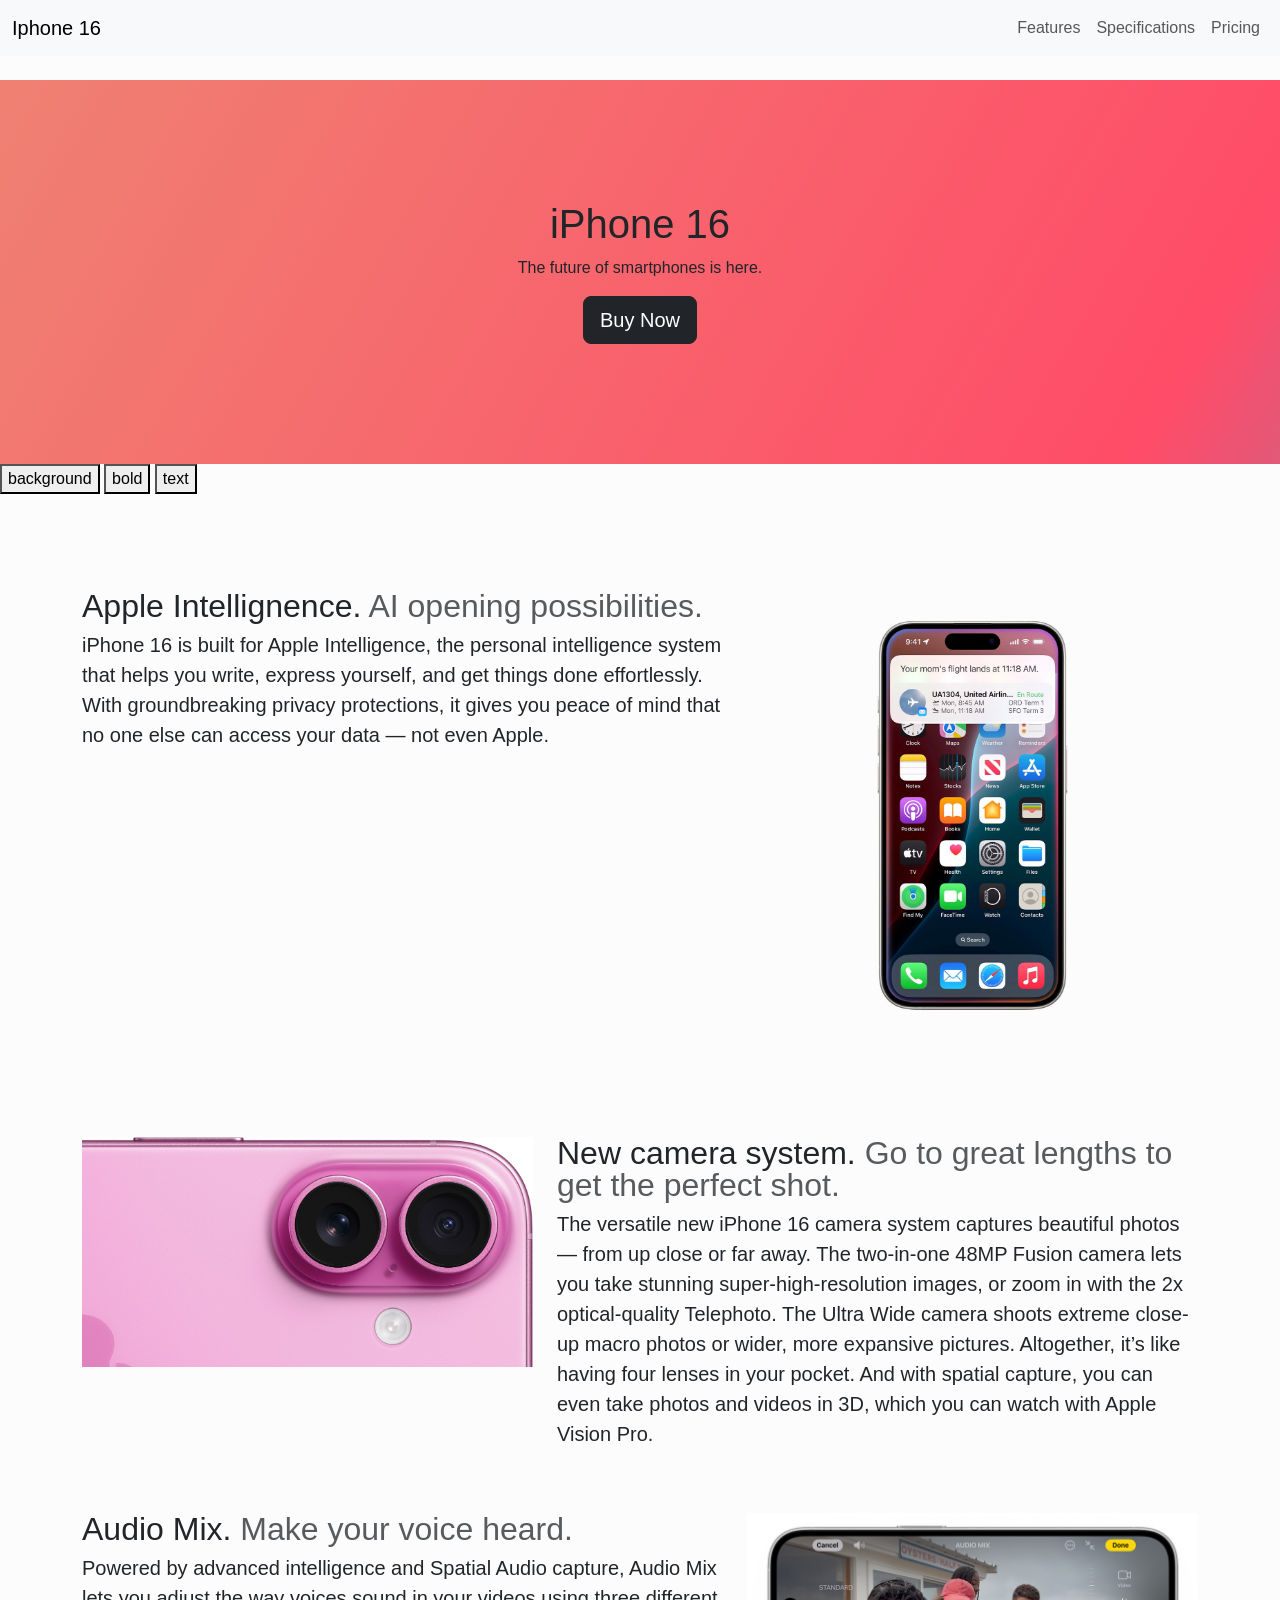
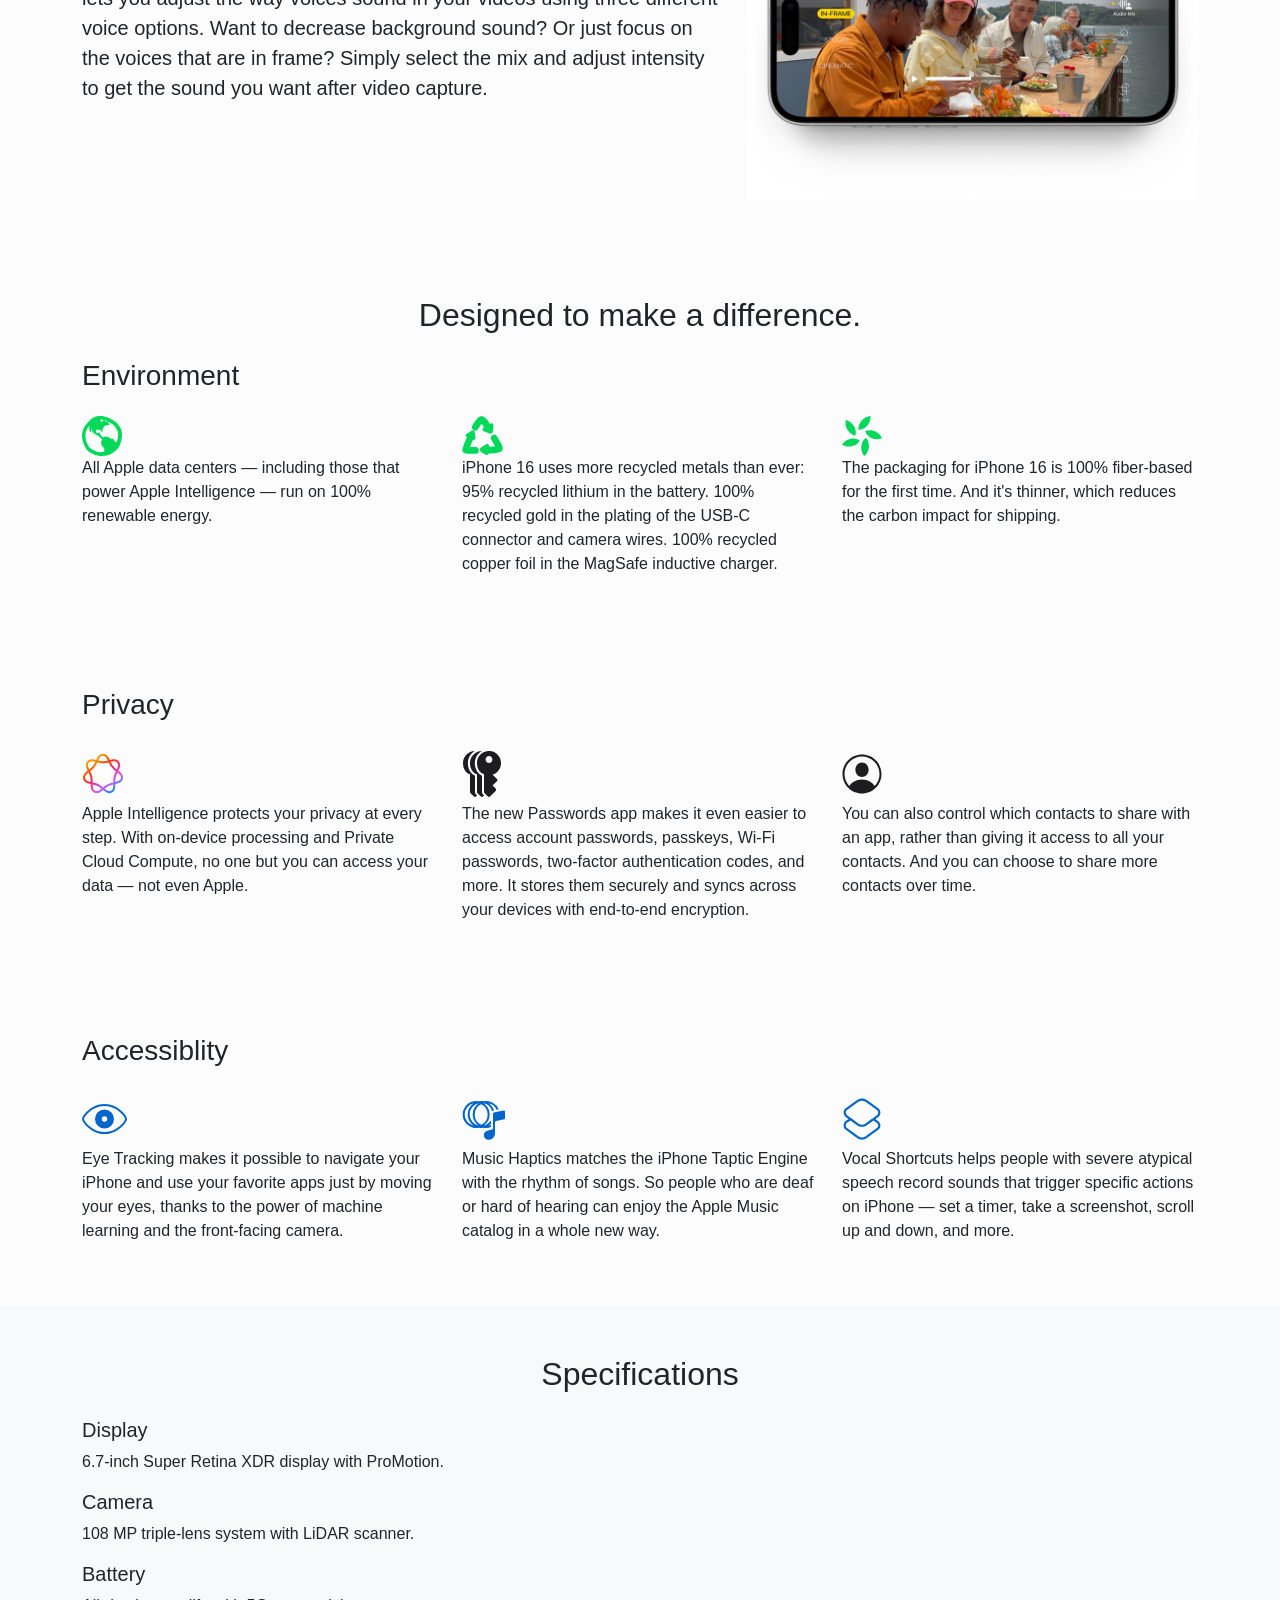
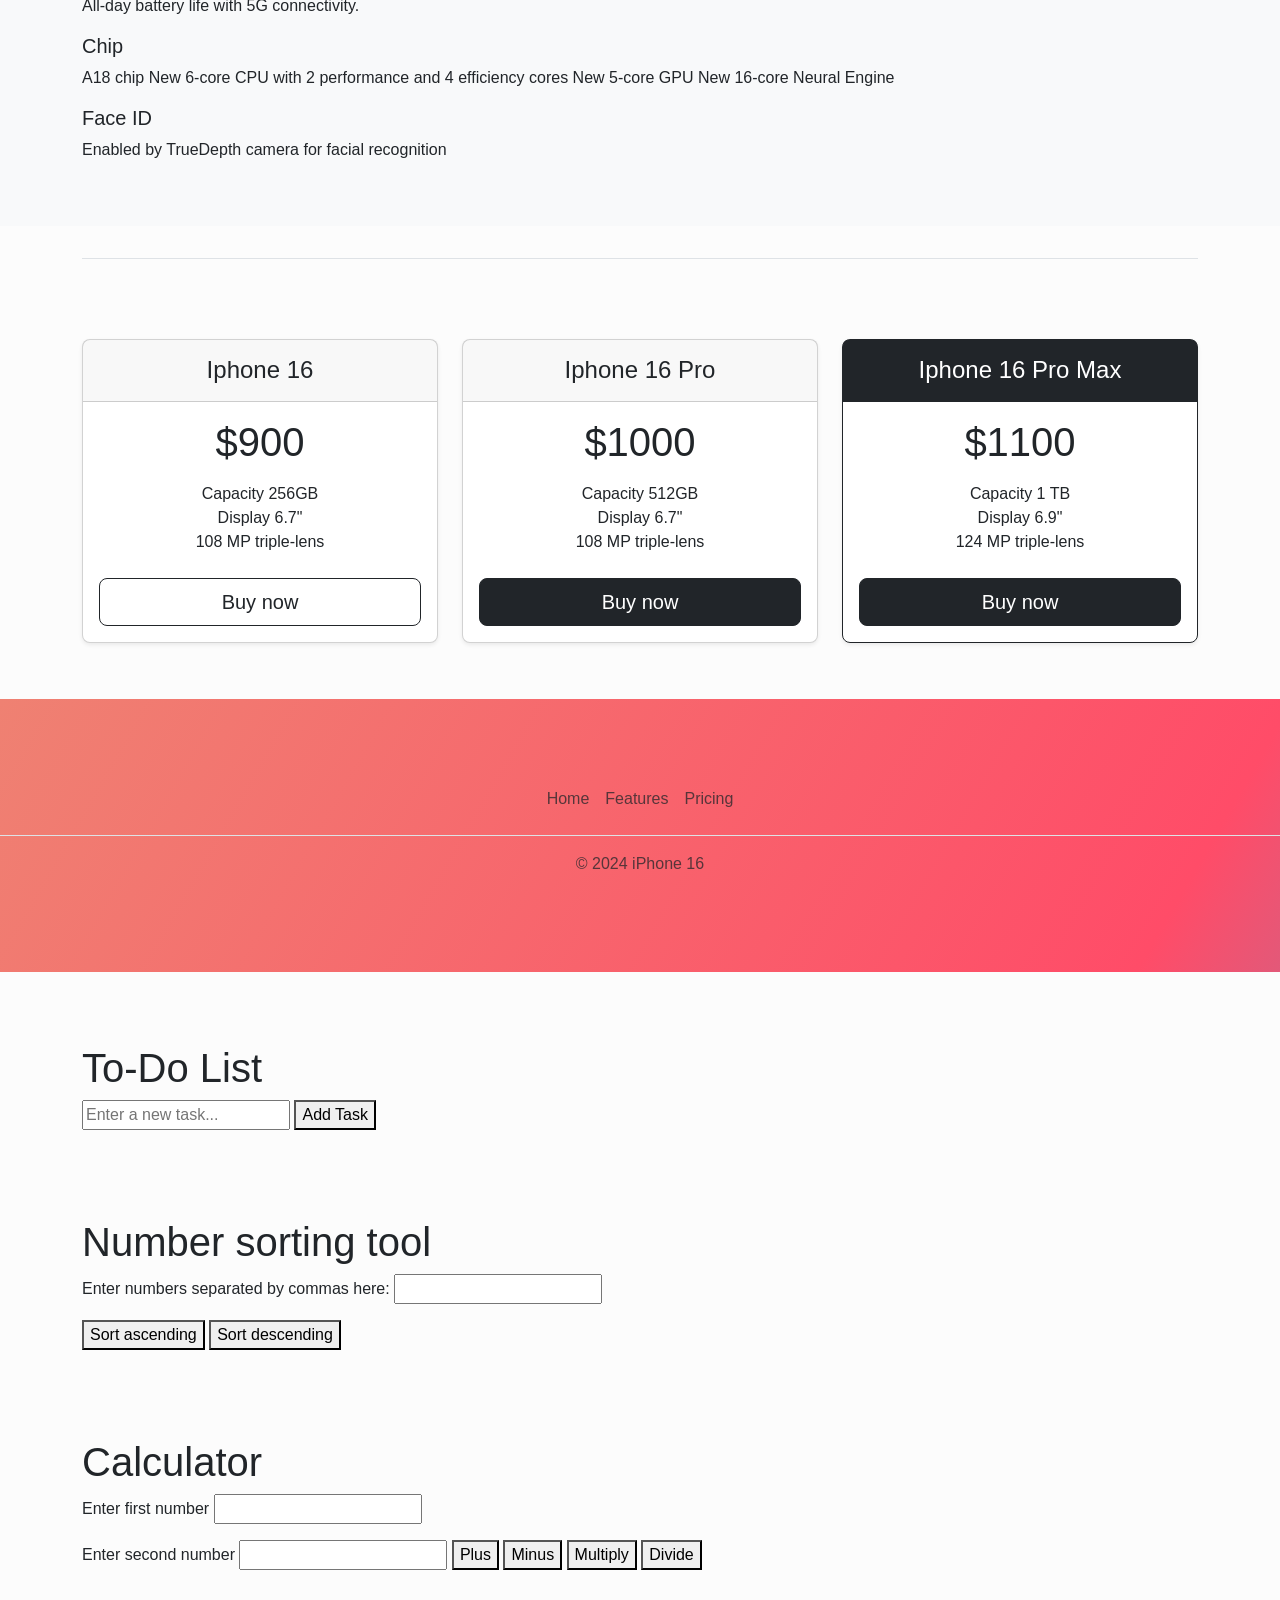
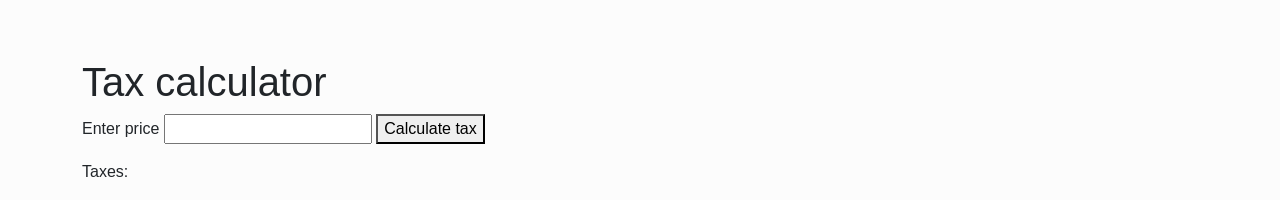
<file: portfolio2.0/index.html>
<!DOCTYPE html>
<html lang="en">
<head>
  <meta charset="UTF-8">
  <meta name="viewport" content="width=device-width, initial-scale=1.0">
  <title>iPhone 16</title>
  <link href="https://cdn.jsdelivr.net/npm/bootstrap@5.3.3/dist/css/bootstrap.min.css" rel="stylesheet" integrity="sha384-QWTKZyjpPEjISv5WaRU9OFeRpok6YctnYmDr5pNlyT2bRjXh0JMhjY6hW+ALEwIH" crossorigin="anonymous">
  <style>
    body {
      font-family: 'Helvetica Neue', sans-serif;
      background: #fcfcfc;
      
    }
    .hero {
      background: linear-gradient(300deg, #00bfff, #ff4c68, #ef8172);
      background-size: 180% 180%;
      animation: gradient-animation 18s ease infinite;
      padding: 120px 0;
      text-align: center;
    }
    .footer {
      background-color: #f8f9fa;
      padding: 40px 0;
      text-align: center;
      background: linear-gradient(300deg, #00bfff, #ff4c68, #ef8172);
      background-size: 180% 180%;
      animation: gradient-animation 18s ease infinite;
    }

    @keyframes gradient-animation {
      0% {
        background-position: 0% 50%;
      }
      50% {
        background-position: 100% 50%;
      }
      100% {
        background-position: 0% 50%;
      }
    }
  </style>
</head>

<body>


  <!-- Navbar -->    
<nav class="navbar navbar-expand-md navbar-light bg-light mb-4">
  <div class="container-fluid">
    <a class="navbar-brand" href="">Iphone 16</a>
    <button class="navbar-toggler" type="button" data-bs-toggle="collapse" data-bs-target="#navbarCollapse" aria-controls="navbarCollapse" aria-expanded="false" aria-label="Toggle navigation">
      <span class="navbar-toggler-icon"></span>
    </button>
    <div class="collapse navbar-collapse" id="navbarCollapse">
      <ul class="navbar-nav ms-auto mb-2 mb-md-0">
        <li class="nav-item">
          <a class="nav-link" href="#features-environment">Features</a>
        </li>
        <li class="nav-item">
          <a class="nav-link" href="#specs">Specifications</a>
        </li>
        <li class="nav-item">
          <a class="nav-link" href="#pricing">Pricing</a>
        </li>
      </ul>
    </div>
  </div>
</nav>
    



  <!-- Hero Section -->
  <section class="hero">
    <div class="container">
      <h1>iPhone 16</h1>
      <p id="Bold">The future of smartphones is here.</p>
      <a id="Free" href="#pricing" class="btn btn-dark btn-lg">Buy Now</a>
    </div>
  </section>

  <button onclick="changeBg()">background</button>
  <button onclick='document.getElementById("Bold").style.fontWeight="Bold"'>bold</button>
  <button onclick='document.getElementById("Free").innerHTML="Free"'>text</button>




  
  <!-- Carousel -->

  <main>
  
    <div class="container marketing py-5">
  
      <!-- START THE FEATURETTES -->
  
  
      <div class="row featurette py-5">
        <div class="col-md-7">
          <h2 class="featurette-heading fw-normal lh-1">Apple Intellignence. <span class="text-body-secondary">AI opening possibilities.</span></h2>
          <p class="lead">iPhone 16 is built for Apple Intelligence, the personal intelligence system that helps you write, express yourself, and get things done effortlessly. With groundbreaking privacy protections, it gives you peace of mind that no one else can access your data — not even Apple.</p>
        </div>
        <div class="col-md-5">
          <img src="intellij.jpg" alt="" width="500" height="500" class="featurette-image img-fluid mx-auto">
        </div>
      </div>
  

  
      <div class="row featurette py-5">
        <div class="col-md-7 order-md-2">
          <h2 class="featurette-heading fw-normal lh-1">New camera system. <span class="text-body-secondary">Go to great lengths to get the perfect shot.</span></h2>
          <p class="lead">The versatile new iPhone 16 camera system captures beautiful photos — from up close or far away. The two-in-one 48MP Fusion camera lets you take stunning super-high-resolution images, or zoom in with the 2x optical-quality Telephoto. The Ultra Wide camera shoots extreme close-up macro photos or wider, more expansive pictures. Altogether, it’s like having four lenses in your pocket. And with spatial capture, you can even take photos and videos in 3D, which you can watch with Apple Vision Pro.</p>
        </div>
        <div class="col-md-5">
          <img src="camera.jpg" alt="" width="500" height="500" class="featurette-image img-fluid mx-auto">
        </div>
      </div>

  
      <div class="row featurette">
        <div class="col-md-7">
          <h2 class="featurette-heading fw-normal lh-1">Audio Mix. <span class="text-body-secondary">Make your voice heard.</span></h2>
          <p class="lead">Powered by advanced intelligence and Spatial Audio capture, Audio Mix lets you adjust the way voices sound in your videos using three different voice options. Want to decrease background sound? Or just focus on the voices that are in frame? Simply select the mix and adjust intensity to get the sound you want after video capture.
            </p>
        </div>
        <div class="col-md-5">
          <img src="audio.jpg" alt="" width="500" height="500" class="featurette-image img-fluid mx-auto">
        </div>
      </div>
  
      <!-- /END THE FEATURETTES -->



  </main>
  
      <!-- /END THE FEATURETTES -->

    <!-- Features Section -->
    <section id="features-environment" class="py-5">
      <div class="container">
        <h2 class="text-center mb-4">Designed to make a difference.</h2>
        <h3 class="text-left mb-4">Environment</h3>
        <div class="row icons-container">
          <div class="col-md-4 feature-item">
            <img src="earth.svg" alt="">
            <p>All Apple data centers — including those that power Apple Intelligence — run on 100% renewable energy.</p>
          </div>
          <div class="col-md-4 feature-item">
            <img src="recycle.svg" alt="">
            <p>iPhone 16 uses more recycled metals than ever: 95% recycled lithium in the battery. 100% recycled gold in the plating of the USB-C connector and camera wires. 100% recycled copper foil in the MagSafe inductive charger.</p>
          </div>
          <div class="col-md-4 feature-item">
            <img src="tree.svg" alt="">
            <p>The packaging for iPhone 16 is 100% fiber-based for the first time. And it's thinner, which reduces the carbon impact for shipping.</p>
          </div>
        </div>
      </div>
    </section>

    <section id="features-privacy" class="py-5">
      <div class="container">
        <h3 class="text-left mb-4">Privacy</h3>
        <div class="row icons-container">
          <div class="col-md-4 feature-item">
            <img src="privacy1.svg" alt="">
            <p>Apple Intelligence protects your privacy at every step. With on-device processing and Private Cloud Compute, no one but you can access your data — not even Apple.</p>
          </div>
          <div class="col-md-4 feature-item">
            <img src="privacy2.svg" alt="">
            <p>The new Passwords app makes it even easier to access account passwords, passkeys, Wi-Fi passwords, two-factor authentication codes, and more. It stores them securely and syncs across your devices with end-to-end encryption.</p>
          </div>
          <div class="col-md-4 feature-item">
            <img src="privacy3.svg" alt="">
            <p>You can also control which contacts to share with an app, rather than giving it access to all your contacts. And you can choose to share more contacts over time.</p>
          </div>
        </div>
      </div>
    </section>

    <section id="features-accessiblity" class="py-5">
      <div class="container">
        <h3 class="text-left mb-4">Accessiblity</h3>
        <div class="row icons-container">
          <div class="col-md-4 feature-item">
            <img src="access1.svg" alt="">
            <p> Eye Tracking makes it possible to navigate your iPhone and use your favorite apps just by moving your eyes, thanks to the power of machine learning and the front-facing camera.</p>
          </div>
          <div class="col-md-4 feature-item">
            <img src="access2.svg" alt="">
            <p> Music Haptics matches the iPhone Taptic Engine with the rhythm of songs. So people who are deaf or hard of hearing can enjoy the Apple Music catalog in a whole new way.</p>
          </div>
          <div class="col-md-4 feature-item">
            <img src="access3.svg" alt="">
            <p> Vocal Shortcuts helps people with severe atypical speech record sounds that trigger specific actions on iPhone — set a timer, take a screenshot, scroll up and down, and more. </p>
          </div>
        </div>
      </div>
    </section>

  <!-- Specifications Section -->
  <section id="specs" class="py-5 bg-light">
    <div class="container">
      <h2 class="text-center mb-4">Specifications</h2>
      <div>
        <h5>Display</h5>
        <p>6.7-inch Super Retina XDR display with ProMotion.</p>
      </div>
      <div>
        <h5>Camera</h5>
        <p>108 MP triple-lens system with LiDAR scanner.</p>
      </div>
      <div>
        <h5>Battery</h5>
        <p>All-day battery life with 5G connectivity.</p>
      </div>
      <div>
        <h5>Chip</h5>
        <p>A18 chip
          New 6‑core CPU with 2 performance and 4 efficiency cores
          New 5‑core GPU
          New 16‑core Neural Engine</p>
      </div>
      <div>
        <h5>Face ID</h5>
        <p>Enabled by TrueDepth camera for facial recognition
        </p>
      </div>
    </div>
  </section>

  <!-- Pricing Section -->
  <section id="pricing">
    <div class="container py-3">
      <header>
        <div class="d-flex flex-column flex-md-row align-items-center pb-3 mb-4 border-bottom">
          <a href="/" class="d-flex align-items-center link-body-emphasis text-decoration-none">
            <span class="fs-4"></span>
          </a>
        </div>

        <div class="pricing-header p-3 pb-md-4 mx-auto text-center">
          <h2 class="display-4 fw-normal text-body-emphasis"></h2>
          <p class="fs-5 text-body-secondary"></p>
        </div>
      </header>

      <main>
        <div class="row row-cols-1 row-cols-md-3 mb-3 text-center">
          <div class="col">
            <div class="card mb-4 rounded-3 shadow-sm">
              <div class="card-header py-3">
                <h4 class="my-0 fw-normal">Iphone 16</h4>
              </div>
              <div class="card-body">
                <h1 class="card-title pricing-card-title">$900<small class="text-body-secondary fw-light"></small></h1>
                <ul class="list-unstyled mt-3 mb-4">
                  <li>Capacity 256GB</li>
                  <li>Display 6.7"</li>
                  <li>108 MP triple-lens</li>
                </ul>
                <button type="button" class="w-100 btn btn-lg btn-outline-dark">Buy now</button>
              </div>
            </div>
          </div>
          <div class="col">
            <div class="card mb-4 rounded-3 shadow-sm">
              <div class="card-header py-3">
                <h4 class="my-0 fw-normal">Iphone 16 Pro</h4>
              </div>
              <div class="card-body">
                <h1 class="card-title pricing-card-title">$1000<small class="text-body-secondary fw-light"></small></h1>
                <ul class="list-unstyled mt-3 mb-4">
                  <li>Capacity 512GB</li>
                  <li>Display 6.7"</li>
                  <li>108 MP triple-lens</li>
                </ul>
                <button type="button" class="w-100 btn btn-lg btn-dark">Buy now</button>
              </div>
            </div>
          </div>
          <div class="col">
            <div class="card mb-4 rounded-3 shadow-sm border-dark">
              <div class="card-header py-3 text-bg-dark border-dark">
                <h4 class="my-0 fw-normal">Iphone 16 Pro Max</h4>
              </div>
              <div class="card-body">
                <h1 class="card-title pricing-card-title">$1100<small class="text-body-secondary fw-light"></small></h1>
                <ul class="list-unstyled mt-3 mb-4">
                  <li>Capacity 1 TB</li>
                  <li>Display 6.9"</li>
                  <li>124 MP triple-lens</li>
                </ul> 
                <button type="button" class="w-100 btn btn-lg btn-dark">Buy now</button>
              </div>
            </div>
          </div>
        </div>
      </main>
    </div>

  </section>

  <!-- Footer-->
  <div class="footer">
    <footer class="py-3 my-4">
      <ul class="nav justify-content-center border-bottom pb-3 mb-3">
        <li class="nav-item"><a href="#top" class="nav-link px-2 text-body-secondary">Home</a></li>
        <li class="nav-item"><a href="#features-environment" class="nav-link px-2 text-body-secondary">Features</a></li>
        <li class="nav-item"><a href="#specs" class="nav-link px-2 text-body-secondary">Pricing</a></li>
      </ul>
      <p class="text-center text-body-secondary">© 2024 iPhone 16</p>
    </footer>
  </div>

  <br/>
  <br/>
  <br/>


  <!-- To do list -->
  <div class="container">
    <h1>To-Do List</h1>
    <input type="text" id="taskInput" placeholder="Enter a new task...">
    <button onclick="addTask()">Add Task</button>
    <ul id="taskList"></ul>
</div>

<br/>
<br/>
<br/>

  <!-- Number sorting tool -->

  <div class="container">  
    <h1>Number sorting tool</h1>

    <p>Enter numbers separated by commas here: <input type="text" id="inputArray"></p>
    <button onclick="sortASC()">Sort ascending</button>
    <button onclick="sortDESC()">Sort descending</button>
    <p id="SoResult"></p>
  </div>

  <br/>
  <br/>
  <br/>

  <!-- Calculator -->

  <div class="container">

    <h1>Calculator</h1>
  
    <p>Enter first number <input type="number" id="num1"</p>
    <p>Enter second number <input type="number" id="num2"</p>

    <button onclick="plus()">Plus</button>
    <button onclick="minus()">Minus</button>
    <button onclick="multiply()">Multiply</button>
    <button onclick="divide()">Divide</button>

    <p id="CaResult"></p>

  </div>

  <br/>
  <br/>
  <br/>

  <!-- Tax calculator -->

  <div class="container">

    <h1>Tax calculator</h1>

    <p>Enter price <input type="number" id="price"</p>
    <button onclick="tax()">Calculate tax</button>

    <p>Taxes: </p>

    <p id="TResult"></p>

  </div>
  
  
  <script src="index.js"></script>

</body>
</html>
</file>
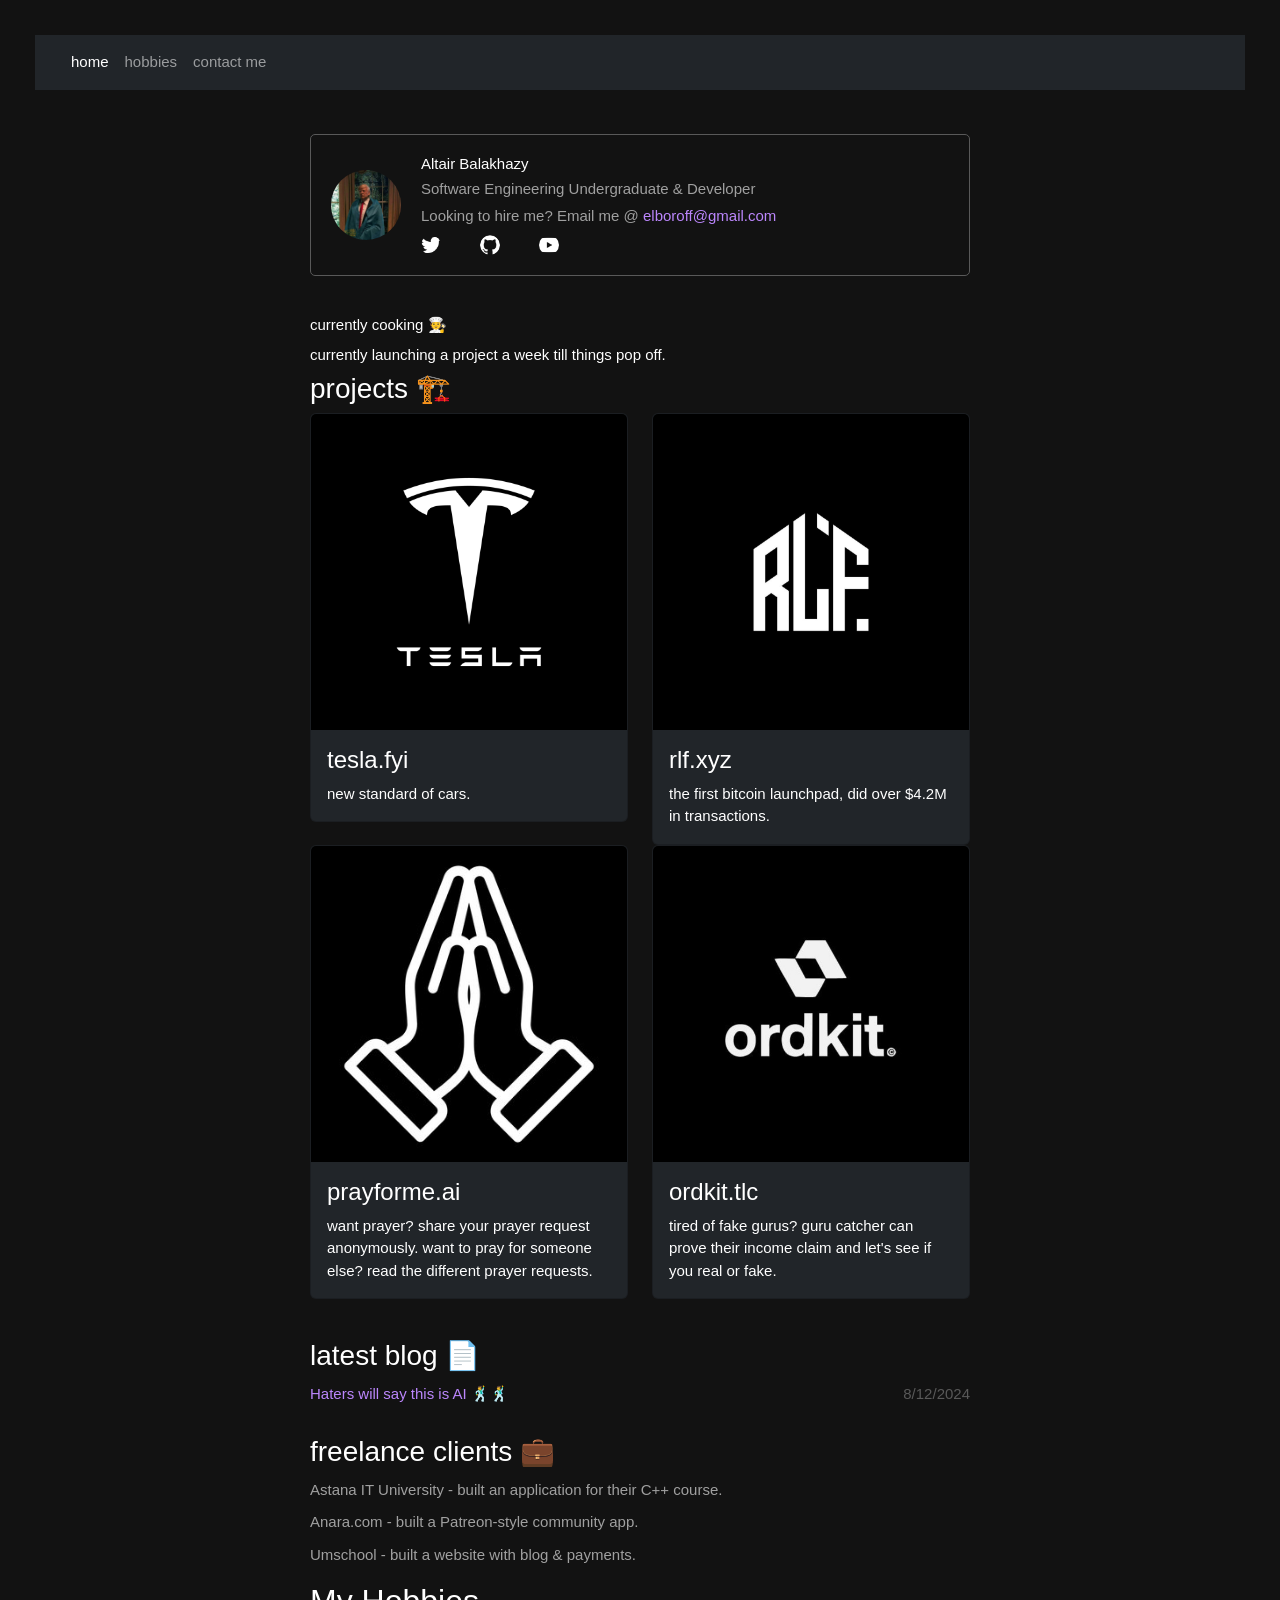
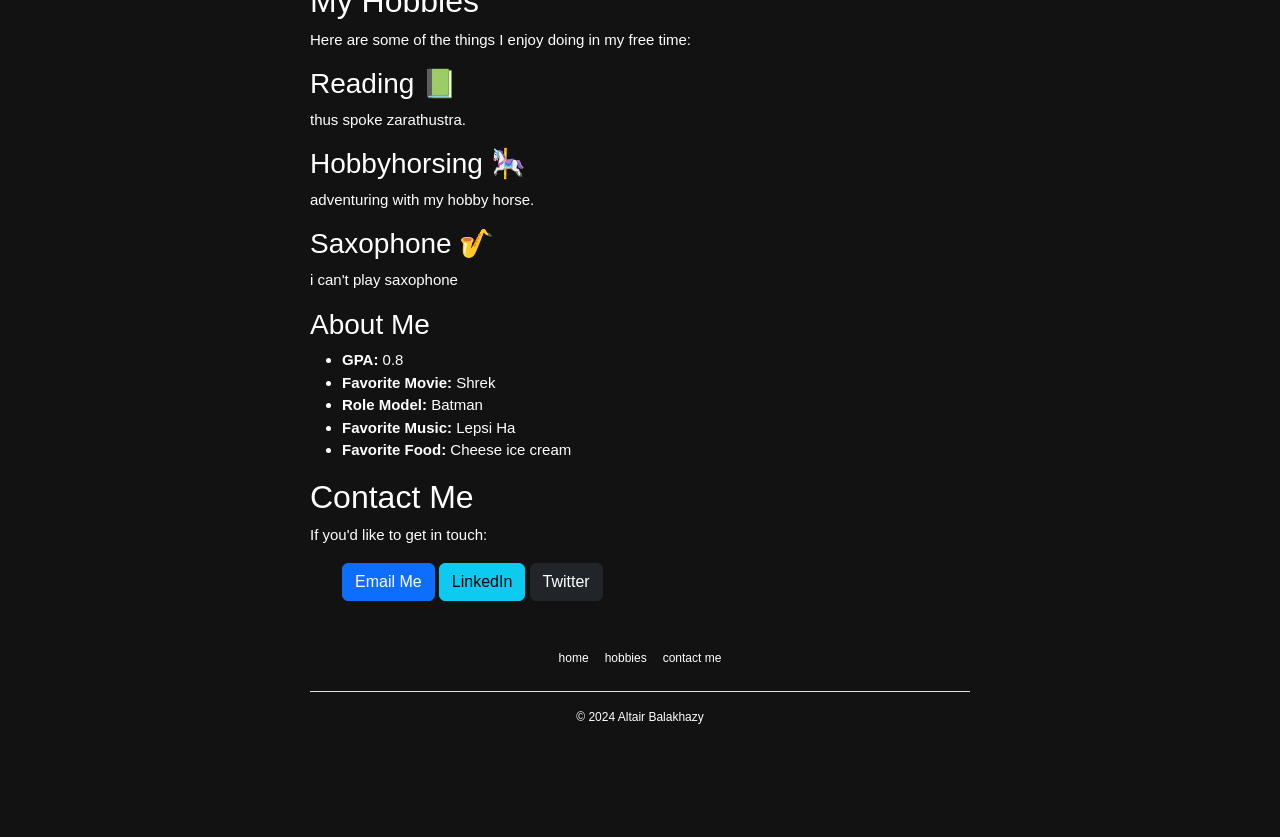
<file: portfolio2.0/portfolio.html>
<!DOCTYPE html>
<html lang="en">
<head>
    <meta charset="UTF-8">
    <meta name="viewport" content="width=device-width, initial-scale=1.0">
    <title>My Personal Webpage</title>
    <link href="https://cdn.jsdelivr.net/npm/bootstrap@5.3.3/dist/css/bootstrap.min.css" rel="stylesheet" integrity="sha384-QWTKZyjpPEjISv5WaRU9OFeRpok6YctnYmDr5pNlyT2bRjXh0JMhjY6hW+ALEwIH" crossorigin="anonymous">
    <link rel="stylesheet" type="text/css" href="styles.css" />

</head>

<body>
<!-- Navbar -->
    <nav class="navbar navbar-expand-md navbar-dark bg-dark mb-4">
        <div class="container-fluid">
          <a class="navbar-brand" href="#"></a>
          <button class="navbar-toggler" type="button" data-bs-toggle="collapse" data-bs-target="#navbarCollapse" aria-controls="navbarCollapse" aria-expanded="false" aria-label="Toggle navigation">
            <span class="navbar-toggler-icon"></span>
          </button>
          <div class="collapse navbar-collapse" id="navbarCollapse">
            <ul class="navbar-nav me-auto mb-2 mb-md-0">
              <li class="nav-item">
                <a class="nav-link active" aria-current="page" href="#home">home</a>
              </li>
              <li class="nav-item">
                <a class="nav-link" href="#hobbies">hobbies</a>
              </li>
              <li class="nav-item">
                <a class="nav-link" href="#contact">contact me</a>
              </li>
            </ul>
          </div>
        </div>
      </nav>
    
<div class="container">

    <!-- Home Section -->
    <div id="home" class="section">
        <div class="profile">
            <img src="profilePic1.jpg" alt="Altair Balakhazy">
            <div class="profile-info">
                <h2>Altair Balakhazy</h2>
                <p>Software Engineering Undergraduate & Developer</p>
                <p>Looking to hire me? Email me @ <a href="mailto:elboroff@gmail.com">elboroff@gmail.com</a></p>
                <div class="social-links">
                    <a href="https://x.com/aituar_kospakov?s=11"><img src="twitterW.png"></a>
                    <a href="https://github.com/LukeSmithxyz"><img src="githubW.png"></a>
                    <a href="https://www.youtube.com/@cristiano/featured"><img src="youtubeW.png"></a>
                </div>
            </div>
        </div>

        <div class="currently-cooking">
            <h3>currently cooking 🧑‍🍳</h3>
            <p>currently launching a project a week till things pop off.</p>
        </div>
        
        <div class="projects">
            <h3>projects 🏗️</h3>
            <div class="row">
                <div class="col-md-6">
                  <div class="card bg-dark text-white">
                    <img class="card-img-top" src="tesla.jpg" alt="Tesla">
                    <div class="card-body">
                      <h4 class="card-title">tesla.fyi</h4>
                      <p class="card-text">new standard of cars.</p>
                    </div>
                  </div>
                </div>
              
                <div class="col-md-6">
                  <div class="card bg-dark text-white">
                    <img class="card-img-top" src="rlf.jpg" alt="Rlf">
                    <div class="card-body">
                      <h4 class="card-title">rlf.xyz</h4>
                      <p class="card-text">the first bitcoin launchpad, did over $4.2M in transactions.</p>
                    </div>
                  </div>
                </div>
              
                <div class="col-md-6">
                  <div class="card bg-dark text-white">
                    <img class="card-img-top" src="pray.png" alt="Pray for me">
                    <div class="card-body">
                      <h4 class="card-title">prayforme.ai</h4>
                      <p class="card-text">want prayer? share your prayer request anonymously. want to pray for someone else? read the different prayer requests.</p>
                    </div>
                  </div>
                </div>
              
                <div class="col-md-6">
                  <div class="card bg-dark text-white">
                    <img class="card-img-top" src="ordkit.jpg" alt="Ordk">
                    <div class="card-body">
                      <h4 class="card-title">ordkit.tlc</h4>
                      <p class="card-text">tired of fake gurus? guru catcher can prove their income claim and let's see if you real or fake.</p>
                    </div>
                  </div>
                </div>
              </div>
            <div>         
        </div>
        

        <div class="latest-blog">
            <h3>latest blog 📄</h3>
            <p><a href="https://x.com/elonmusk/status/1823742501884453312">Haters will say this is AI 🕺🕺</a> <span class="date">8/12/2024</span></p>
        </div>

        <div class="freelance-clients">
            <h3>freelance clients 💼</h3>
            <ul>
                <li>Astana IT University - built an application for their C++ course.</li>
                <li>Anara.com - built a Patreon-style community app.</li>
                <li>Umschool - built a website with blog & payments.</li>
            </ul>
        </div>
    </div>

    <!-- Hobbies Section -->
    <div id="hobbies" class="section">
        <h2>My Hobbies</h2>
        <p>Here are some of the things I enjoy doing in my free time:</p>
        <div>
            <h3>Reading 📗</h3>
            <p>thus spoke zarathustra.</p>

            <h3>Hobbyhorsing 🎠</h3>
            <p>adventuring with my hobby horse.</p>

            <h3>Saxophone 🎷</h3>
            <p>i can't play saxophone</p>
        </div>

        <div>
            <h3>About Me</h3>
            <ul>
                <li><strong>GPA:</strong> 0.8</li>
                <li><strong>Favorite Movie:</strong> Shrek</li>
                <li><strong>Role Model:</strong> Batman</li>
                <li><strong>Favorite Music:</strong> Lepsi Ha</li>
                <li><strong>Favorite Food:</strong> Cheese ice cream</li>
            </ul>
        </div>
    </div>

    <!-- Contact Section -->
    <div id="contact" class="section">
        <h2>Contact Me</h2>
        <p>If you'd like to get in touch:</p>
        <ul>
            <a href="mailto:elboroff@gmail.com" class="btn btn-primary">Email Me</a>
            <a href="https://ru.linkedin.com/showcase/elon-musk-newslines" class="btn btn-info" target="_blank">LinkedIn</a>
            <a href="https://x.com/aituar_kospakov?s=11" class="btn btn-dark" target="_blank">Twitter</a>

        </ul>
    </div>
</div>

<!-- Footer -->

<footer class="py-3 my-4">
  <ul class="nav justify-content-center border-bottom pb-3 mb-3">
    <li class="nav-item"><a href="#home" class="nav-link px-2 text-white">home</a></li>
    <li class="nav-item"><a href="#hobbies" class="nav-link px-2 text-white">hobbies</a></li>
    <li class="nav-item"><a href="#contact" class="nav-link px-2 text-white">contact me</a></li>
  </ul>
  <p class="text-center text-white">© 2024 Altair Balakhazy</p>
</footer>

</body>
</html>
</file>
<file: portfolio2.0/styles.css>
body {
    background-color: #121212;
    color: #ffffff;
    font-family: 'Arial', sans-serif;
    margin: 35px;
    font-size: 15px;
}

.container {
    max-width: 700px;
    margin: auto;
    padding: 20px;
}


.profile {
    display: flex;
    align-items: center;
    background-color: #121212;
    border: 1px solid #595959;
    border-radius: 5px;
    padding: 20px;
    margin-bottom: 40px;
    position: relative;
}

.profile img {
    border-radius: 50%;
    width: 70px;
    height: 70px;
    margin-right: 20px;
}


.profile-info h2 {
    margin: 0;
    font-size: 15px;
    font-weight: normal;
}

.profile-info p {
    margin: 5px 0;
    font-size: 15px;
    color: #a0a0a0;
}

.social-links a {
    margin-right: 15px;
    display: inline-block;
}

.social-links img {
    width: 20px;
    height: 20px;
}


.navigation {
    margin-bottom: 30px;
    font-size: 15px;
    text-align: center;
}

.navigation a {
    color: #bb86fc;
    text-decoration: none;
    margin-right: 15px;
}

.navigation a:hover {
    text-decoration: underline;
}


.currently-cooking h3 {
    font-size: 15px;
    color: #ffffff;
    margin-bottom: 10px;
}

.currently-cooking p {
    margin: 5px 0;
}

.currently-cooking .highlight {
    color: #ffffff;
}

.currently-cooking .muted {
    color: #a0a0a0;
}


.project-grid {
    display: grid;
    grid-template-columns: repeat(2, 1fr);
    gap: 20px;
    margin-top: 20px;
}

.project-item {
    background-color: #1f1f1f;
    padding: 10px;
    border-radius: 10px;
    box-shadow: 0 4px 8px rgba(0, 0, 0, 0.3);
    transition: transform 0.2s ease;
    text-align: center;
}

.project-item:hover {
    transform: translateY(-5px);
}

.project-item img {
    width: 90%;
    border-radius: 8px;
    margin-bottom: 10px;
}

.project-item h4 {
    font-size: 15px;
    margin-bottom: 10px;
    color: #ffffff;
}

.project-item p {
    font-size: 14px;
    color: #a0a0a0;
}


.latest-blog {
    margin-top: 40px;
    font-size: 15px;
}

.latest-blog h3 {
    color: #ffffff;
    margin-bottom: 10px;
}

.latest-blog p {
    margin: 5px 0;
    color: #a0a0a0;
}

.latest-blog .date {
    color: #595959;
    float: right;
}


.freelance-clients {
    margin-top: 30px;
    font-size: 15px;
}

.freelance-clients h3 {
    color: #ffffff;
    margin-bottom: 10px;
}

.freelance-clients ul {
    list-style: none;
    padding: 0;
    color: #a0a0a0;
}

.freelance-clients li {
    margin-bottom: 10px;
}



footer {
    margin-top: 40px;
    text-align: center;
    font-size: 12px;
    color: #a0a0a0;
}

a {
    color: #bb86fc;
    text-decoration: none;
}

a:hover {
    text-decoration: underline;
}
</file>
